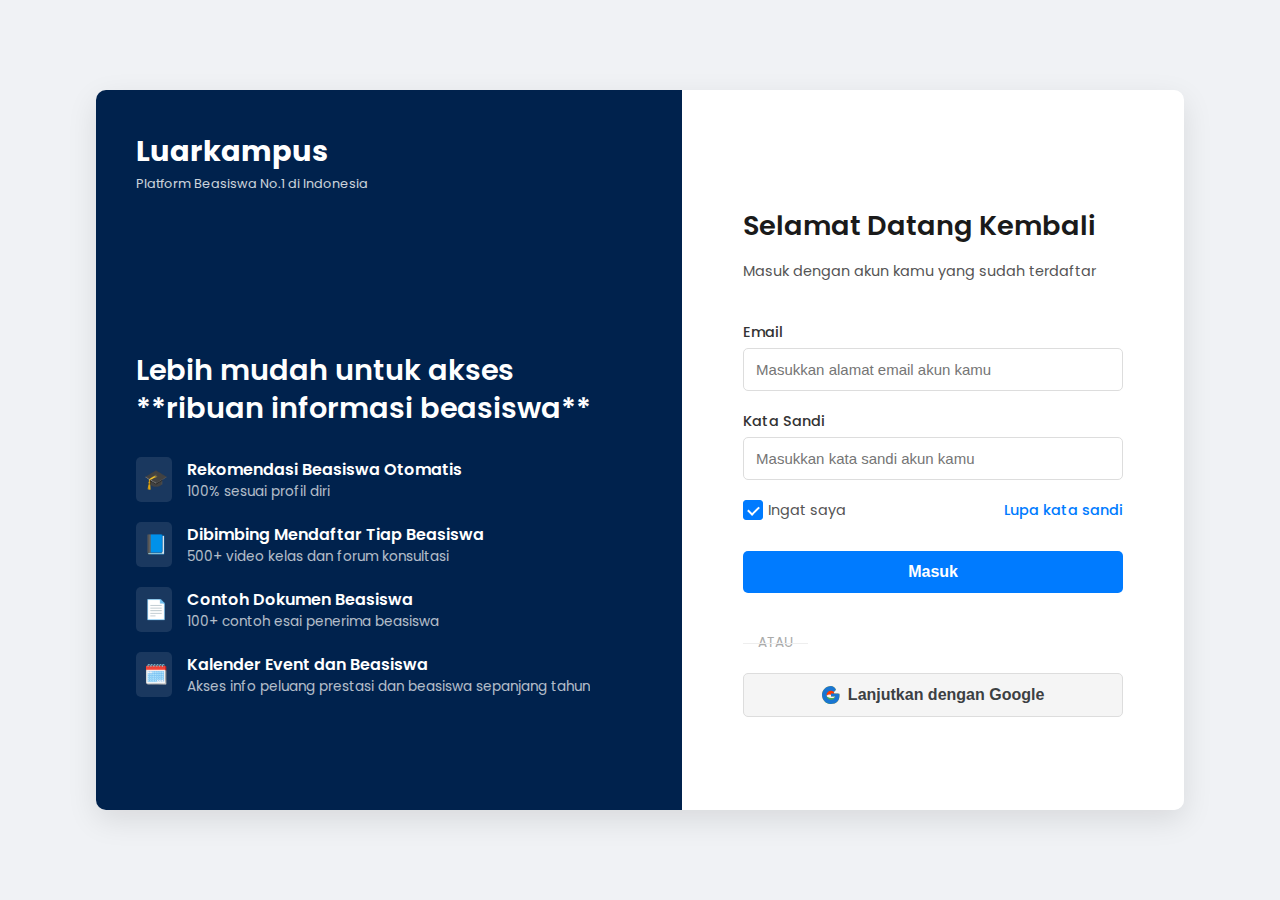
<file: ref/index.html>
<!DOCTYPE html>
<html lang="id">
<head>
    <meta charset="UTF-8">
    <meta name="viewport" content="width=device-width, initial-scale=1.0">
    <title>Masuk - Luarkampus | Platform Beasiswa No.1 di Indonesia</title>
    <link rel="stylesheet" href="style.css"> <link href="https://fonts.googleapis.com/css2?family=Poppins:wght@400;500;600;700&display=swap" rel="stylesheet">
    <style>
        /* Simulasi ikon Font Awesome, dalam produksi gunakan: 
        <link rel="stylesheet" href="https://cdnjs.cloudflare.com/ajax/libs/font-awesome/6.0.0/css/all.min.css">
        */
        .icon {
            font-family: Arial, sans-serif;
            font-style: normal;
            font-weight: bold;
            display: inline-block;
            width: 20px;
            text-align: center;
        }
        .icon-hat:before { content: "🎓"; }
        .icon-book:before { content: "📘"; }
        .icon-document:before { content: "📄"; }
        .icon-calendar:before { content: "🗓️"; }
    </style>
</head>
<body>

    <div class="main-wrapper">
        <div class="feature-panel">
            <header class="logo-header">
                <h1 class="logo-text">Luarkampus</h1>
                <p class="tagline">Platform Beasiswa No.1 di Indonesia</p>
            </header>

            <div class="content-section">
                <h2 class="main-heading">Lebih mudah untuk akses <br> **ribuan informasi beasiswa**</h2>
                
                <div class="feature-list">
                    <div class="feature-item">
                        <div class="icon-circle"><span class="icon icon-hat"></span></div>
                        <div class="text-content">
                            <h3>Rekomendasi Beasiswa Otomatis</h3>
                            <p>100% sesuai profil diri</p>
                        </div>
                    </div>
                    
                    <div class="feature-item">
                        <div class="icon-circle"><span class="icon icon-book"></span></div>
                        <div class="text-content">
                            <h3>Dibimbing Mendaftar Tiap Beasiswa</h3>
                            <p>500+ video kelas dan forum konsultasi</p>
                        </div>
                    </div>
                    
                    <div class="feature-item">
                        <div class="icon-circle"><span class="icon icon-document"></span></div>
                        <div class="text-content">
                            <h3>Contoh Dokumen Beasiswa</h3>
                            <p>100+ contoh esai penerima beasiswa</p>
                        </div>
                    </div>

                    <div class="feature-item">
                        <div class="icon-circle"><span class="icon icon-calendar"></span></div>
                        <div class="text-content">
                            <h3>Kalender Event dan Beasiswa</h3>
                            <p>Akses info peluang prestasi dan beasiswa sepanjang tahun</p>
                        </div>
                    </div>
                </div>
            </div>
        </div>

        <div class="login-panel">
            <div class="login-container">
                <h2 class="welcome-heading">Selamat Datang Kembali</h2>
                <p class="login-subtext">Masuk dengan akun kamu yang sudah terdaftar</p>

                <form action="#" method="POST" class="login-form">
                    
                    <div class="input-group">
                        <label for="email">Email</label>
                        <input type="email" id="email" name="email" placeholder="Masukkan alamat email akun kamu" required>
                    </div>

                    <div class="input-group">
                        <label for="password">Kata Sandi</label>
                        <input type="password" id="password" name="password" placeholder="Masukkan kata sandi akun kamu" required>
                    </div>

                    <div class="form-options">
                        <label class="checkbox-container">
                            <input type="checkbox" name="remember" checked>
                            <span class="checkmark"></span>
                            Ingat saya
                        </label>
                        <a href="#" class="forgot-link">Lupa kata sandi</a>
                    </div>

                    <button type="submit" class="login-btn primary-btn">Masuk</button>
                    
                    <div class="divider">ATAU</div>

                    <button type="button" class="login-btn google-btn">
                        <svg viewBox="0 0 48 48" width="18px" height="18px" style="margin-right: 8px;">
                            <path fill="#FFC107" d="M43.611,20.083H42V20H24v8h11.343c-1.189,5.875-6.195,8.875-11.343,8.875c-6.625,0-12-5.375-12-12c0-6.625,5.375-12,12-12c3.047,0,5.687,1.171,7.703,2.914l5.594-5.594C34.469,2.839,29.187,0,24,0C10.75,0,0,10.75,0,24c0,13.25,10.75,24,24,24c14.281,0,22.75-9.375,22.75-22.75c0-1.563-0.125-3.125-0.406-4.687H43.611z"/>
                            <path fill="#FF3D00" d="M6.343,19.983L12.5,26.133c1.921-2.02,4.408-3.178,7.098-3.178c3.016,0,5.625,1.141,7.703,2.914l5.594-5.594C30.43,8.839,27.187,7.25,24,7.25c-5.75,0-10.75,2.438-14.219,6.562L6.343,19.983z"/>
                            <path fill="#4CAF50" d="M24,48c-6.75,0-12.875-2.812-17.187-7.375L12.5,35.133c3.094,2.969,7.344,4.875,11.5,4.875c4.781,0,8.875-1.5,11.25-3.875l-5.719-4.156C29.125,31.75,27.062,32,24,32c-5.141,0-9.625-2.281-12.719-5.906L5.594,30.312C9.562,36.031,16.25,40,24,40c7.844,0,14.656-3.875,18.594-9.687L36.094,26.406C34.078,30.297,29.359,32.75,24,32.75z"/>
                            <path fill="#1976D2" d="M43.611,20.083H42V20H24v8h11.343c-1.189,5.875-6.195,8.875-11.343,8.875c-6.625,0-12-5.375-12-12c0-6.625,5.375-12,12-12c3.047,0,5.687,1.171,7.703,2.914l5.594-5.594C34.469,2.839,29.187,0,24,0C10.75,0,0,10.75,0,24c0,13.25,10.75,24,24,24c14.281,0,22.75-9.375,22.75-22.75c0-1.563-0.125-3.125-0.406-4.687H43.611z"/>
                        </svg>
                        Lanjutkan dengan Google
                    </button>
                </form>
            </div>
        </div>
    </div>

</body>
</html>
</file>
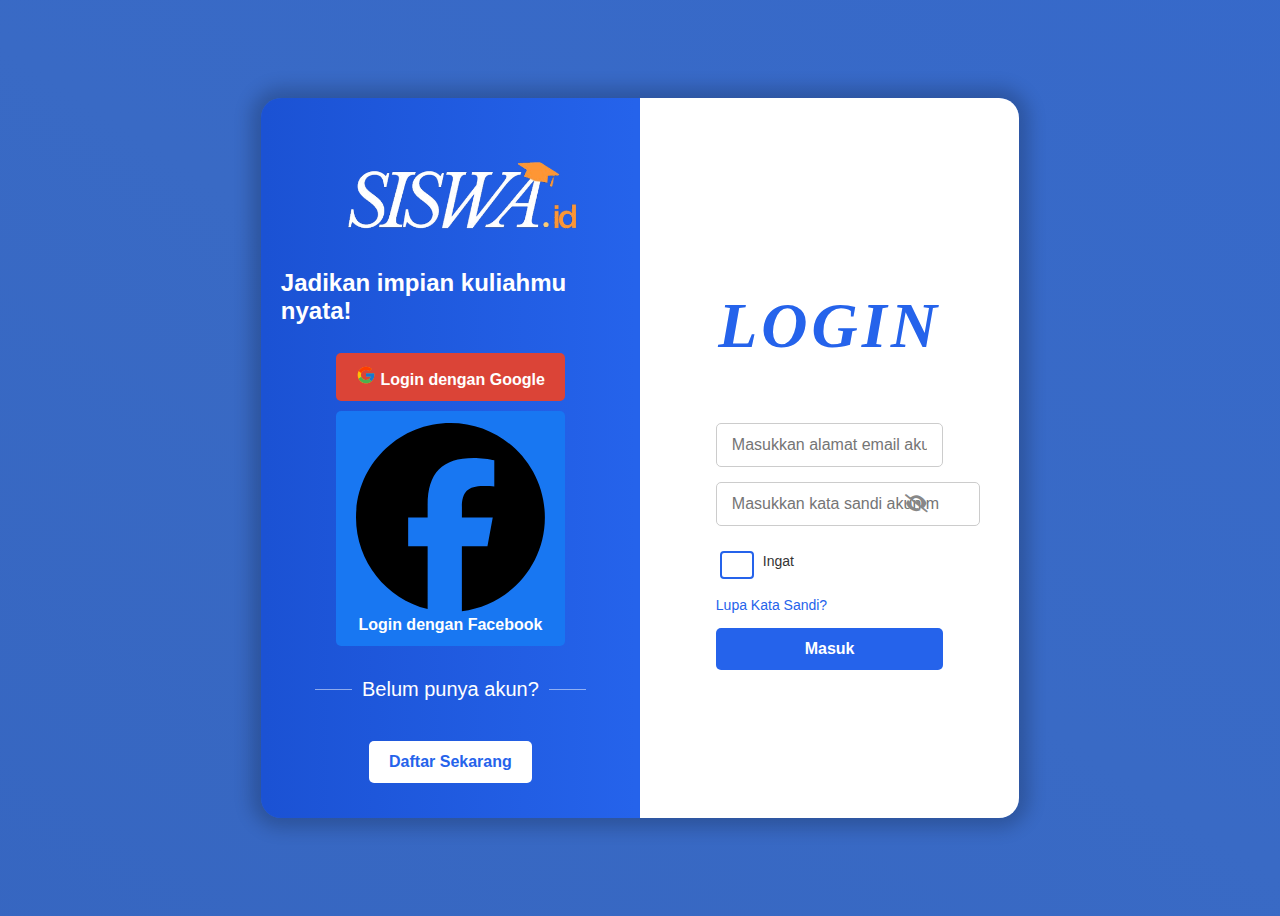
<file: login.html>
<!DOCTYPE html>
<html lang="en">

<head>
    <meta charset="UTF-8">
    <meta name="viewport" content="width=device-width, initial-scale=1.0">
    <title>SISWA</title>
    <link rel="stylesheet" href="assets/styles/registry.css">
    <link rel="stylesheet" href="assets/styles/univ.css">
    <link rel="stylesheet" href="https://cdnjs.cloudflare.com/ajax/libs/font-awesome/6.5.2/css/all.min.css" integrity="..." crossorigin="anonymous" referrerpolicy="no-referrer" />

</head>

<body>
    <main>
        <div class="container">
            <div class="option">
                <img src="assets/images/SISWA_white.png" alt="">
                <h1>Jadikan impian kuliahmu nyata!</h1>
                <!-- Login facebook/google -->
                <div class="social-login">
                    <button class="google">
                        <svg xmlns="http://www.w3.org/2000/svg" x="0px" y="-3px" width="20" height="20"
                            viewBox="0 0 48 48">
                            <path fill="#FFC107"
                                d="M43.611,20.083H42V20H24v8h11.303c-1.649,4.657-6.08,8-11.303,8c-6.627,0-12-5.373-12-12c0-6.627,5.373-12,12-12c3.059,0,5.842,1.154,7.961,3.039l5.657-5.657C34.046,6.053,29.268,4,24,4C12.955,4,4,12.955,4,24c0,11.045,8.955,20,20,20c11.045,0,20-8.955,20-20C44,22.659,43.862,21.35,43.611,20.083z">
                            </path>
                            <path fill="#FF3D00"
                                d="M6.306,14.691l6.571,4.819C14.655,15.108,18.961,12,24,12c3.059,0,5.842,1.154,7.961,3.039l5.657-5.657C34.046,6.053,29.268,4,24,4C16.318,4,9.656,8.337,6.306,14.691z">
                            </path>
                            <path fill="#4CAF50"
                                d="M24,44c5.166,0,9.86-1.977,13.409-5.192l-6.19-5.238C29.211,35.091,26.715,36,24,36c-5.202,0-9.619-3.317-11.283-7.946l-6.522,5.025C9.505,39.556,16.227,44,24,44z">
                            </path>
                            <path fill="#1976D2"
                                d="M43.611,20.083H42V20H24v8h11.303c-0.792,2.237-2.231,4.166-4.087,5.571c0.001-0.001,0.002-0.001,0.003-0.002l6.19,5.238C36.971,39.205,44,34,44,24C44,22.659,43.862,21.35,43.611,20.083z">
                            </path>
                        </svg>
                        Login dengan Google
                    </button>
                    <button class="facebook">
                        <svg xmlns="http://www.w3.org/2000/svg" viewBox="0 0 512 512">
                            <path
                                d="M512 256C512 114.6 397.4 0 256 0S0 114.6 0 256C0 376 82.7 476.8 194.2 504.5l0-170.3-52.8 0 0-78.2 52.8 0 0-33.7c0-87.1 39.4-127.5 125-127.5 16.2 0 44.2 3.2 55.7 6.4l0 70.8c-6-.6-16.5-1-29.6-1-42 0-58.2 15.9-58.2 57.2l0 27.8 83.6 0-14.4 78.2-69.3 0 0 175.9C413.8 494.8 512 386.9 512 256z" />
                        </svg>
                        Login dengan Facebook
                    </button>

                </div>
                <h2>Belum punya akun?</h2>

                <a href="register.html"><button id="register-button">Daftar Sekarang</button></a>
            </div>

            <div class="login">
                <h1><i><b>LOGIN</b></i></h1>
                <form action="login" method="post" class="form">
                    <input type="text" id="email" placeholder="Masukkan alamat email akun mu" name="email" required>

                    <div class="password-wrapper">
                        <input type="password" id="password" placeholder="Masukkan kata sandi akun mu" name="password" required>
                        <i class="fa-solid fa-eye-slash toggle-password" data-target="password"></i>
                    </div>

                    <label for="remember"><input type="checkbox" id="remember" name="remember">Ingat</label>
                    <a href="#" id="forgot-password">Lupa Kata Sandi?</a>
                    <button type="submit" id="login-button">Masuk</button>
                </form>
            </div>
    </main>

    <script src="assets/scripts/registry.js"></script>
</body>

</html>
</file>
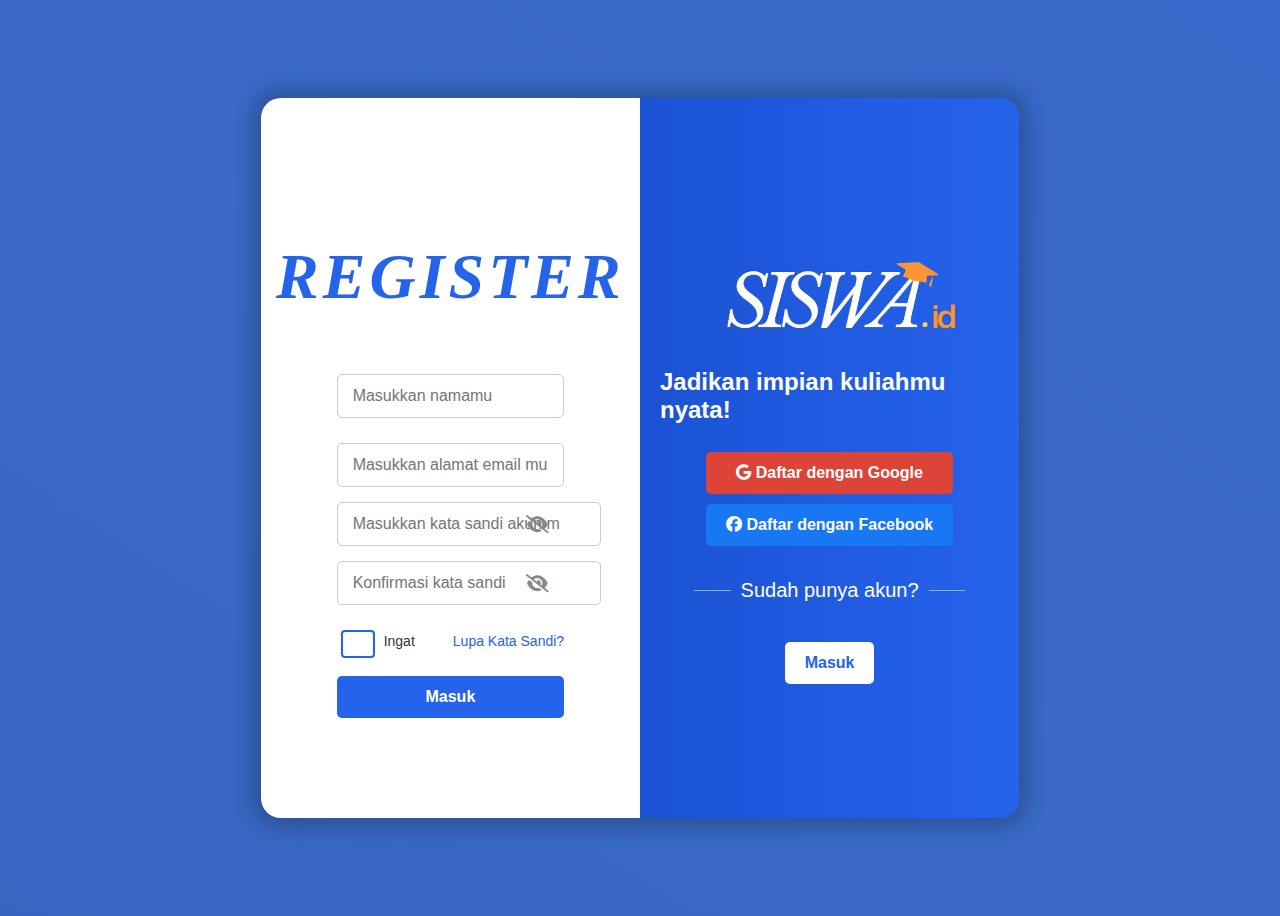
<file: register.html>
<!DOCTYPE html>
<html lang="en">

<head>
    <meta charset="UTF-8">
    <meta name="viewport" content="width=device-width, initial-scale=1.0">
    <title>SISWA</title>
    <link rel="stylesheet" href="assets/styles/registry.css">
    <link rel="stylesheet" href="assets/styles/univ.css">
    <link rel="stylesheet" href="https://cdnjs.cloudflare.com/ajax/libs/font-awesome/6.5.2/css/all.min.css" integrity="..." crossorigin="anonymous" referrerpolicy="no-referrer" />
</head>

<body>
    <main>
        <div class="container">
            <div class="login">
                <h1><i><b>REGISTER</b></i></h1>
                <form action="login" method="post" class="form">
                    <input type="text" id="name" placeholder="Masukkan namamu" name="name" required>
                    <input type="text" id="email" placeholder="Masukkan alamat email mu" name="email" required>
                    <div class="password-wrapper">
                        <input type="password" id="password" placeholder="Masukkan kata sandi akun mu" name="password" required>
                        <i class="fa-solid fa-eye-slash toggle-password" data-target="password"></i>
                    </div>
                    
                    <div class="password-wrapper">
                        <input type="password" id="confirm_password" placeholder="Konfirmasi kata sandi" name="confirm_password" required>
                        <i class="fa-solid fa-eye-slash toggle-password" data-target="confirm_password"></i>
                    </div>

                    <div class="checkbox-row">
                        <label for="remember"><input type="checkbox" id="remember" name="remember">Ingat</label>
                        <a href="#" id="forgot-password">Lupa Kata Sandi?</a>
                    </div>
                    
                    <button type="submit" id="login-button">Masuk</button>
                </form>
            </div>
            
            <div class="option">
                <img src="assets/images/SISWA_white.png" alt="">
                <h1>Jadikan impian kuliahmu nyata!</h1>
                <!-- Login facebook/google -->
                <div class="social-login">
                    <button class="google">
                        <i class="fa-brands fa-google"></i>
                        Daftar dengan Google
                    </button>
                    <button class="facebook">
                        <i class="fa-brands fa-facebook"></i>
                        Daftar dengan Facebook
                    </button>

                </div>
                
                <h2>Sudah punya akun?</h2>

                <a href="login.html"><button id="login-button">Masuk</button></a>
            </div>
    </main>

    <script src="assets/scripts/registry.js"></script>
</body>

</html>
</file>
<file: ref/style.css>
/* Mengatur font dasar dan latar belakang luar */
body {
    font-family: 'Poppins', sans-serif;
    background-color: #f0f2f5; /* Latar belakang luar abu-abu sangat muda */
    display: flex;
    justify-content: center;
    align-items: center;
    min-height: 100vh;
    margin: 0;
}

/* Container utama untuk dua panel */
.main-wrapper {
    display: flex;
    width: 85%;
    max-width: 1200px;
    height: 80vh;
    min-height: 600px;
    box-shadow: 0 10px 30px rgba(0, 0, 0, 0.1);
    border-radius: 10px;
    overflow: hidden;
}

/* ---------------------------------- */
/* Panel Kiri: Fitur (Biru Tua) */
/* ---------------------------------- */
.feature-panel {
    flex: 1.2; /* Lebih besar dari panel login */
    background-color: #00224D; /* Warna Biru Tua Luarkampus */
    color: white;
    padding: 40px;
    display: flex;
    flex-direction: column;
    position: relative;
}

.logo-header {
    margin-bottom: 50px;
}

.logo-text {
    font-size: 1.8em;
    font-weight: 700;
    margin: 0;
}

.tagline {
    font-size: 0.8em;
    font-weight: 400;
    opacity: 0.8;
    margin-top: 2px;
}

.content-section {
    flex-grow: 1;
    display: flex;
    flex-direction: column;
    justify-content: center;
    padding-right: 20px;
}

.main-heading {
    font-size: 1.8em;
    font-weight: 600;
    margin-bottom: 30px;
    line-height: 1.3;
}
.main-heading strong {
    font-weight: 700;
}

.feature-list {
    display: flex;
    flex-direction: column;
    gap: 20px;
}

.feature-item {
    display: flex;
    align-items: flex-start;
}

.icon-circle {
    background-color: rgba(255, 255, 255, 0.1);
    border-radius: 5px;
    padding: 8px;
    margin-right: 15px;
    font-size: 1.2em;
}
/* Styling ikon dari simulasi di HTML */
.icon {
    color: #ffd700; /* Warna Emas untuk ikon */
}

.text-content h3 {
    font-size: 1em;
    font-weight: 600;
    margin: 0;
}

.text-content p {
    font-size: 0.85em;
    margin: 0;
    opacity: 0.7;
}

/* ---------------------------------- */
/* Panel Kanan: Login Form (Putih) */
/* ---------------------------------- */
.login-panel {
    flex: 1;
    background-color: white;
    padding: 40px;
    display: flex;
    justify-content: center;
    align-items: center;
}

.login-container {
    width: 100%;
    max-width: 380px;
}

.welcome-heading {
    font-size: 1.7em;
    font-weight: 600;
    color: #1a1a1a;
    margin-bottom: 10px;
}

.login-subtext {
    font-size: 0.9em;
    color: #555;
    margin-bottom: 40px;
}

.input-group {
    margin-bottom: 20px;
}

.input-group label {
    display: block;
    font-size: 0.9em;
    font-weight: 500;
    color: #333;
    margin-bottom: 5px;
}

.input-group input {
    width: 100%;
    padding: 12px;
    border: 1px solid #ddd;
    border-radius: 5px;
    box-sizing: border-box;
    font-size: 15px;
    color: #333;
    transition: border-color 0.3s;
}

.input-group input:focus {
    border-color: #007bff; /* Border biru saat fokus */
    outline: none;
}

/* Checkbox dan Lupa Sandi */
.form-options {
    display: flex;
    justify-content: space-between;
    align-items: center;
    margin-bottom: 30px;
    font-size: 0.9em;
}

.forgot-link {
    color: #007bff;
    text-decoration: none;
    font-weight: 500;
}
.forgot-link:hover {
    text-decoration: underline;
}

/* Custom Checkbox Styling (Mirip tampilan Luarkampus) */
.checkbox-container {
    display: block;
    position: relative;
    padding-left: 25px;
    cursor: pointer;
    user-select: none;
    color: #555;
}
.checkbox-container input {
    position: absolute;
    opacity: 0;
    cursor: pointer;
    height: 0;
    width: 0;
}
.checkmark {
    position: absolute;
    top: 0;
    left: 0;
    height: 18px;
    width: 18px;
    background-color: #eee;
    border-radius: 3px;
    border: 1px solid #ccc;
}
.checkbox-container input:checked ~ .checkmark {
    background-color: #007bff;
    border-color: #007bff;
}
.checkmark:after {
    content: "";
    position: absolute;
    display: none;
}
.checkbox-container input:checked ~ .checkmark:after {
    display: block;
    left: 6px;
    top: 3px;
    width: 5px;
    height: 9px;
    border: solid white;
    border-width: 0 2px 2px 0;
    transform: rotate(45deg);
}

/* Tombol */
.login-btn {
    width: 100%;
    padding: 12px;
    border: none;
    border-radius: 5px;
    cursor: pointer;
    font-size: 16px;
    font-weight: 600;
    transition: background-color 0.3s;
}

.primary-btn {
    background-color: #007bff; /* Warna biru primer */
    color: white;
    margin-bottom: 20px;
}
.primary-btn:hover {
    background-color: #0056b3;
}

.divider {
    text-align: center;
    color: #aaa;
    margin: 20px 0;
    font-size: 0.85em;
    position: relative;
}
.divider::before {
    content: '';
    position: absolute;
    top: 50%;
    left: 0;
    right: 0;
    height: 1px;
    background: #eee;
    z-index: 1;
}
.divider {
    background: white;
    padding: 0 15px;
    display: inline-block;
    position: relative;
    z-index: 2;
}

.google-btn {
    background-color: #f5f5f5; /* Warna abu-abu muda untuk Google */
    color: #3c4043;
    display: flex;
    align-items: center;
    justify-content: center;
    border: 1px solid #ddd;
}
.google-btn:hover {
    background-color: #ebebeb;
}

/* ---------------------------------- */
/* Responsivitas */
/* ---------------------------------- */
@media (max-width: 992px) {
    .main-wrapper {
        flex-direction: column; /* Ubah ke satu kolom pada layar kecil */
        height: auto;
        width: 90%;
        min-height: auto;
    }

    .feature-panel {
        padding: 30px;
        flex: auto;
    }

    .login-panel {
        padding: 40px 30px;
        flex: auto;
    }

    .content-section {
        padding-right: 0;
        justify-content: flex-start;
    }
    
    .main-heading {
        font-size: 1.6em;
        text-align: center;
    }
    .feature-list {
        align-items: center;
        text-align: left;
    }
    .feature-item {
        width: 100%;
        max-width: 350px;
    }
}
</file>
<file: assets/styles/registry.css>
html {
    font-size: 16px;
}

:root {
    --primary-color: #2563eb;
    --primary-hover: #1e40af;
    --secondary-color: #ff9635;
    --secondary-hover: #a4662e; 

    --symbolic-font: "PT Serif", serif;
}

@keyframes gradientMove {
    0% { background-position: 0% 50%; }
    50% { background-position: 100% 50%; }
    100% { background-position: 0% 50%; }
}

body {
    background: linear-gradient(33deg, #244ca3, #396ac5, var(--primary-color));
    background-size: 800% 800%;
    background-position: center;
    animation: gradientMove 15s ease-in-out infinite;
}

main {
    display: flex;
    justify-content: center;
    align-items: center;
    height: 100vh;
}

/* MAIN FRAME */
.container {
    display: flex;
    width: 60%;
    height: 80%;
    border-radius: 20px;
    overflow: hidden;
    box-shadow: 0 0 18px 10px rgba(0, 0, 0, 0.2);
}

.login {
    display: flex;
    justify-content: center;
    align-items: center;
    flex-direction: column;
    width: 50%;
    background-color: white;
}

.form {
    display: flex;
    flex-direction: column;
    gap: 15px;
    width: 60%;
}

.login h1 {
    font-family: var(--symbolic-font);
    font-size: 4rem;
    color: var(--primary-color);
    margin-bottom: 50px;
    letter-spacing: 4px;
}

.login input {
  padding: 12px 15px;
  margin-top: 10px;
  border: 1px solid #ccc;
  border-radius: 5px;
  font-size: 16px;
  transition: all 0.3s ease;
}

.login input:focus {
  border-color: var(--primary-color);
  box-shadow: 0 0 6px rgba(85, 99, 222, 0.4);
  outline: none;
}

/* Style the checkbox */
.login input[type="checkbox"] {
  /* Hilangkan checkbox default */
  appearance: none;
  -webkit-appearance: none;
  -moz-appearance: none;

  width: 18px;
  height: 18px;
  border: 2px solid var(--primary-color);
  border-radius: 4px;
  background-color: white;
  cursor: pointer;
  position: relative;
  transition: all 0.2s ease;

  /* Biar stabil pas diklik */
  display: inline-flex;
  align-items: center;
  justify-content: center;
}

/* Saat dicentang */
.login input[type="checkbox"]:checked {
  background-color: var(--primary-color);
  border-color: var(--primary-color);
}

/* Tanda centang */
.login input[type="checkbox"]::after {
  content: "";
  position: absolute;
  width: 5px;
  height: 9px;
  border: solid white;
  border-width: 0 2px 2px 0;
  transform: scale(0) rotate(45deg);
  transition: transform 0.15s ease;
}

.login input[type="checkbox"]:checked::after {
  transform: scale(1) rotate(45deg);
}

.login input[type="checkbox"]:hover {
  border-color: var(--primary-hover);
}

/* In your registry.css/univ.css */
.login label {
    font-size: 14px;
    color: #333;
    display: flex;
    align-items: center;
    gap: 6px;
    cursor: pointer;
}

.login button {
  padding: 12px 20px;
  border: none;
  border-radius: 5px;
  background-color:var(--primary-color);
  color: white;
  font-size: 16px;
  font-weight: bold;
  cursor: pointer;
  transition: all 0.3s ease;
  
  &:hover {
      background-color: var(--primary-hover);
      color: white;
  }
}

.password-wrapper {
    position: relative;
    display: flex;
    align-items: center;
}

.password-wrapper input {
    flex-grow: 1; 
    padding-right: 40px; 
    margin-top: 0;
}

.toggle-password {
    position: absolute;
    right: 15px;
    top: 30%;
    cursor: pointer;
    color: #888;
    font-size: 18px;
    z-index: 10;
}

.checkbox-row {
    display: flex;
    justify-content: space-between;
    align-items: center;
}

#forgot-password {
    color: var(--primary-color);
    text-decoration: none;
    font-size: 14px;
    cursor: pointer;
    transition: color 0.3s ease;
    &:hover {
        text-decoration: underline;
    }
}

/*
LEFT SIDE
*/

.separator {
  display: flex;
  align-items: center;
  text-align: center;
  color: #777;
  margin: 20px 0;
}

.separator::before,
.separator::after {
  content: "";
  flex: 1;
  border-bottom: 1px solid #ccc;
}

.separator:not(:empty)::before {
  margin-right: .75em;
}

.separator:not(:empty)::after {
  margin-left: .75em;
}

.social-login {
  display: flex;
  flex-direction: column;
  gap: 10px;
}

.social-login button {
  padding: 10px;
  border: none;
  border-radius: 6px;
  color: white;
  font-weight: bold;
  cursor: pointer;
  transition: 0.2s;
}

.social-login .google {
  background: #db4437;
  color: white;
}

.social-login .facebook {
  background: #1877f2;
  color: white;
}

.social-login button:hover {
  opacity: 0.9;
}

.option {
    /* Keep these properties */
    display: flex;
    width: 50%;
    flex-direction: column;
    justify-content: center;
    align-items: center;

    gap: 16px;

    background: linear-gradient(to right, #1b52d4 1%, var(--primary-color) 99%);

    /* ADD PADDING to create space from the edges */
    padding: 100px 20px; /* Adjust as needed */
    box-sizing: border-box; /* Crucial for padding to work with fixed width/height */
}

.option img {
    width: 80%;
    height: auto;
    max-height: 120px;
    object-fit: cover;
}

.option h1 {
    color: white;
    margin-top: 0;
    margin-bottom: 12px;
    font-size: 24px;
    font-weight: bold;
}

.option h2 {
    color: white;
    width: 80%;
    font-weight: normal;
    font-size: 20px;
    margin-bottom: 24px;
    text-align: center;
    /* Tambahan garis kiri–kanan */
    display: flex;
    align-items: center;
    justify-content: center;
    gap: 10px; /* jarak antara teks dan garis */
}

.option h2::before,
.option h2::after {
    content: "";
    flex: 1;
    border-bottom: 1px solid rgba(255, 255, 255, 0.5); /* garis putih transparan */
}

.option button {
    padding: 12px 20px;
    border: none;
    border-radius: 5px;
    background-color: white;
    color: var(--primary-color);
    font-size: 16px;
    font-weight: bold;
    cursor: pointer;
    transition: all 0.3s ease;
    
    &:hover {
        background-color: #f0f0f0;
        color: var(--primary-hover);
    }
}
</file>
<file: assets/styles/univ.css>
body {
    height: 100vh;
    font-family: 'Poppins', sans-serif;
}

.navbar {
    display: flex;
    width: 100vw;
    height: 5%;
    position: fixed;
    background-color: transparent;
    border: rgb(65, 63, 63) 1px solid;
    padding: 2vh;
    color: white;
    text-align: center;
}
</file>
